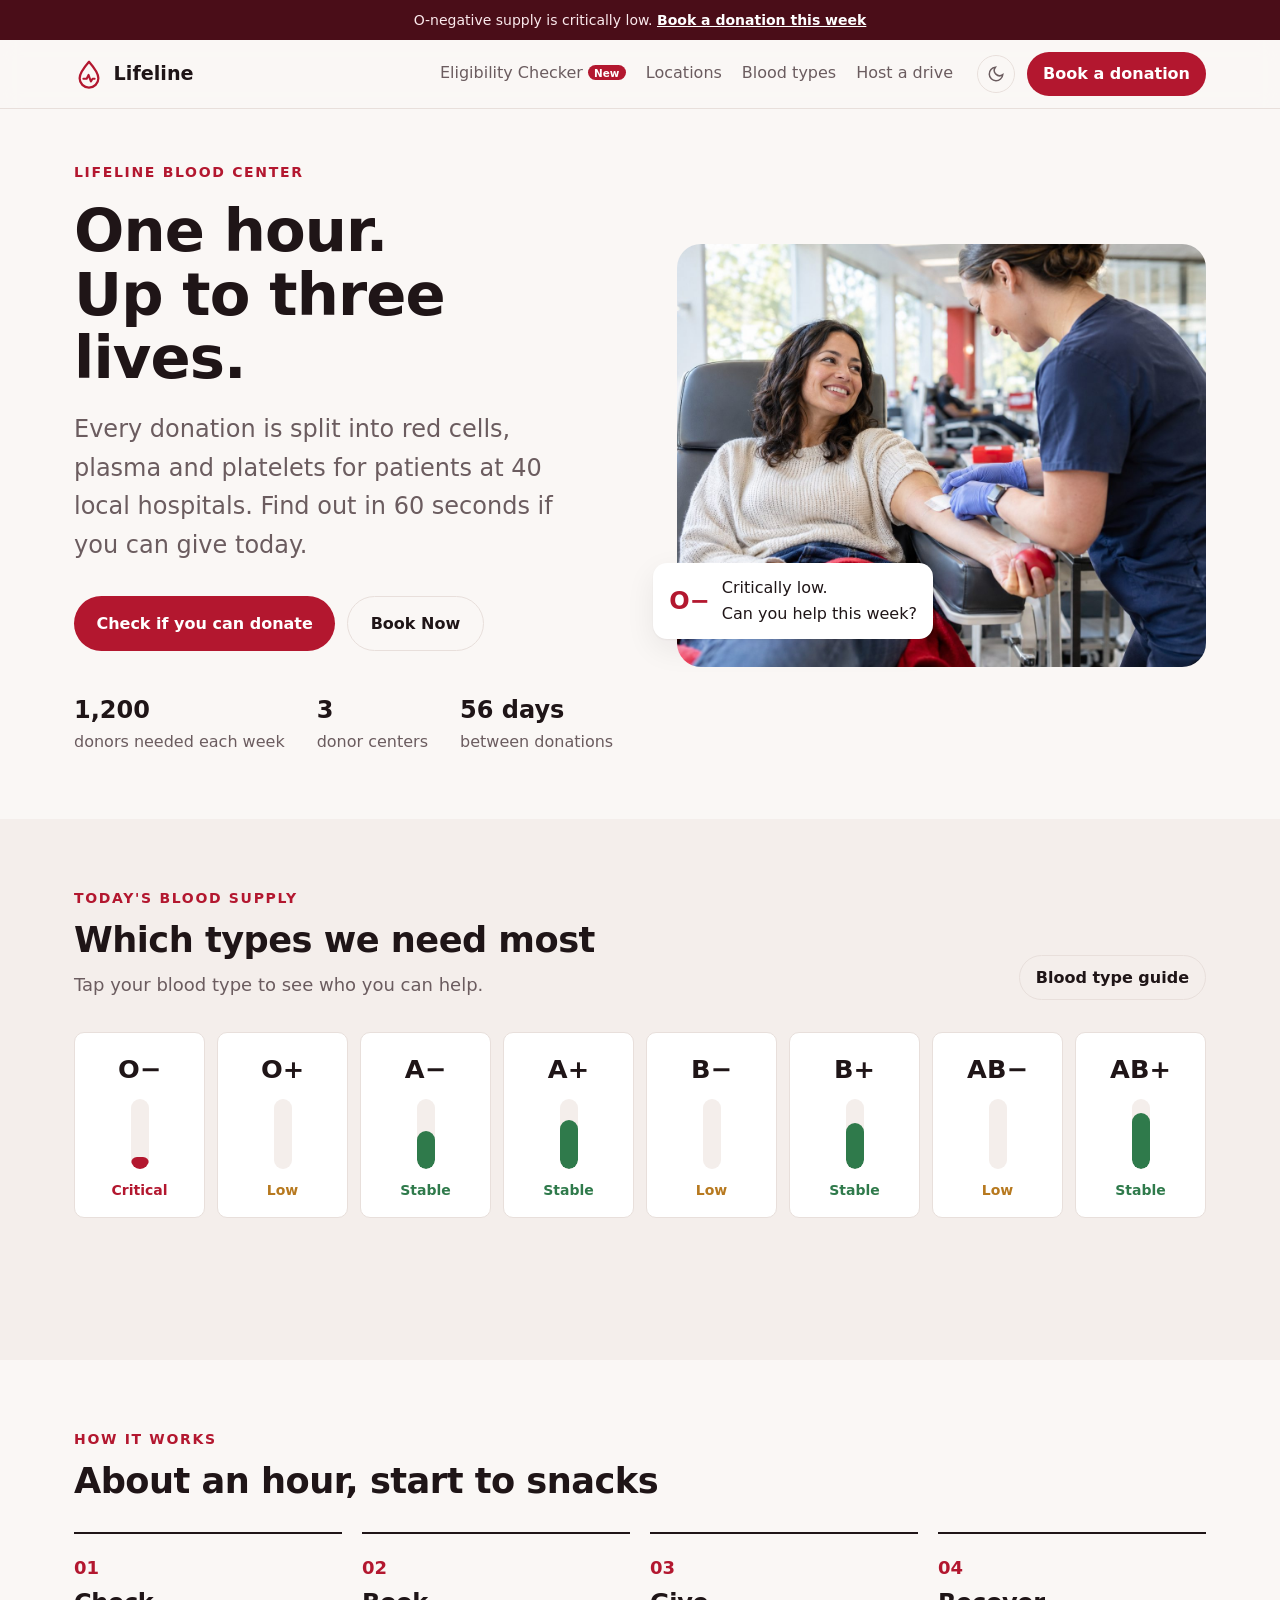
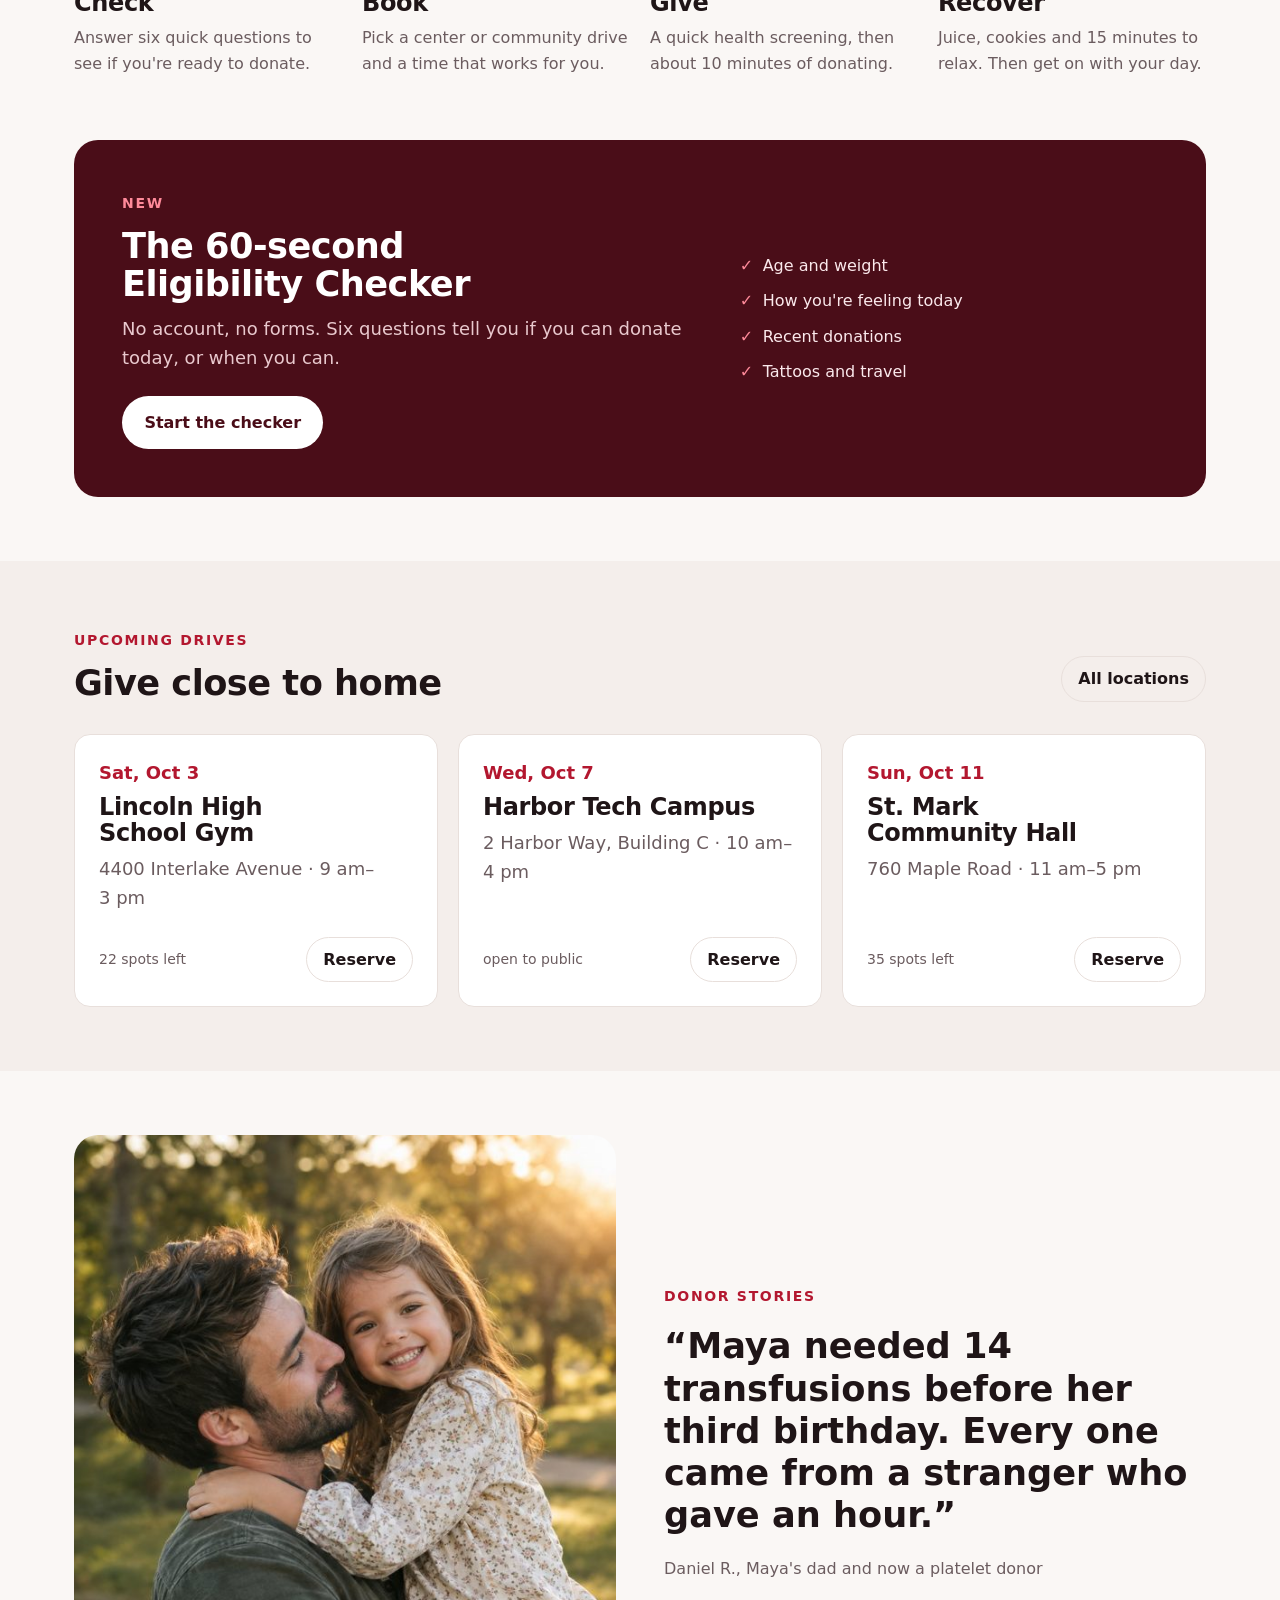
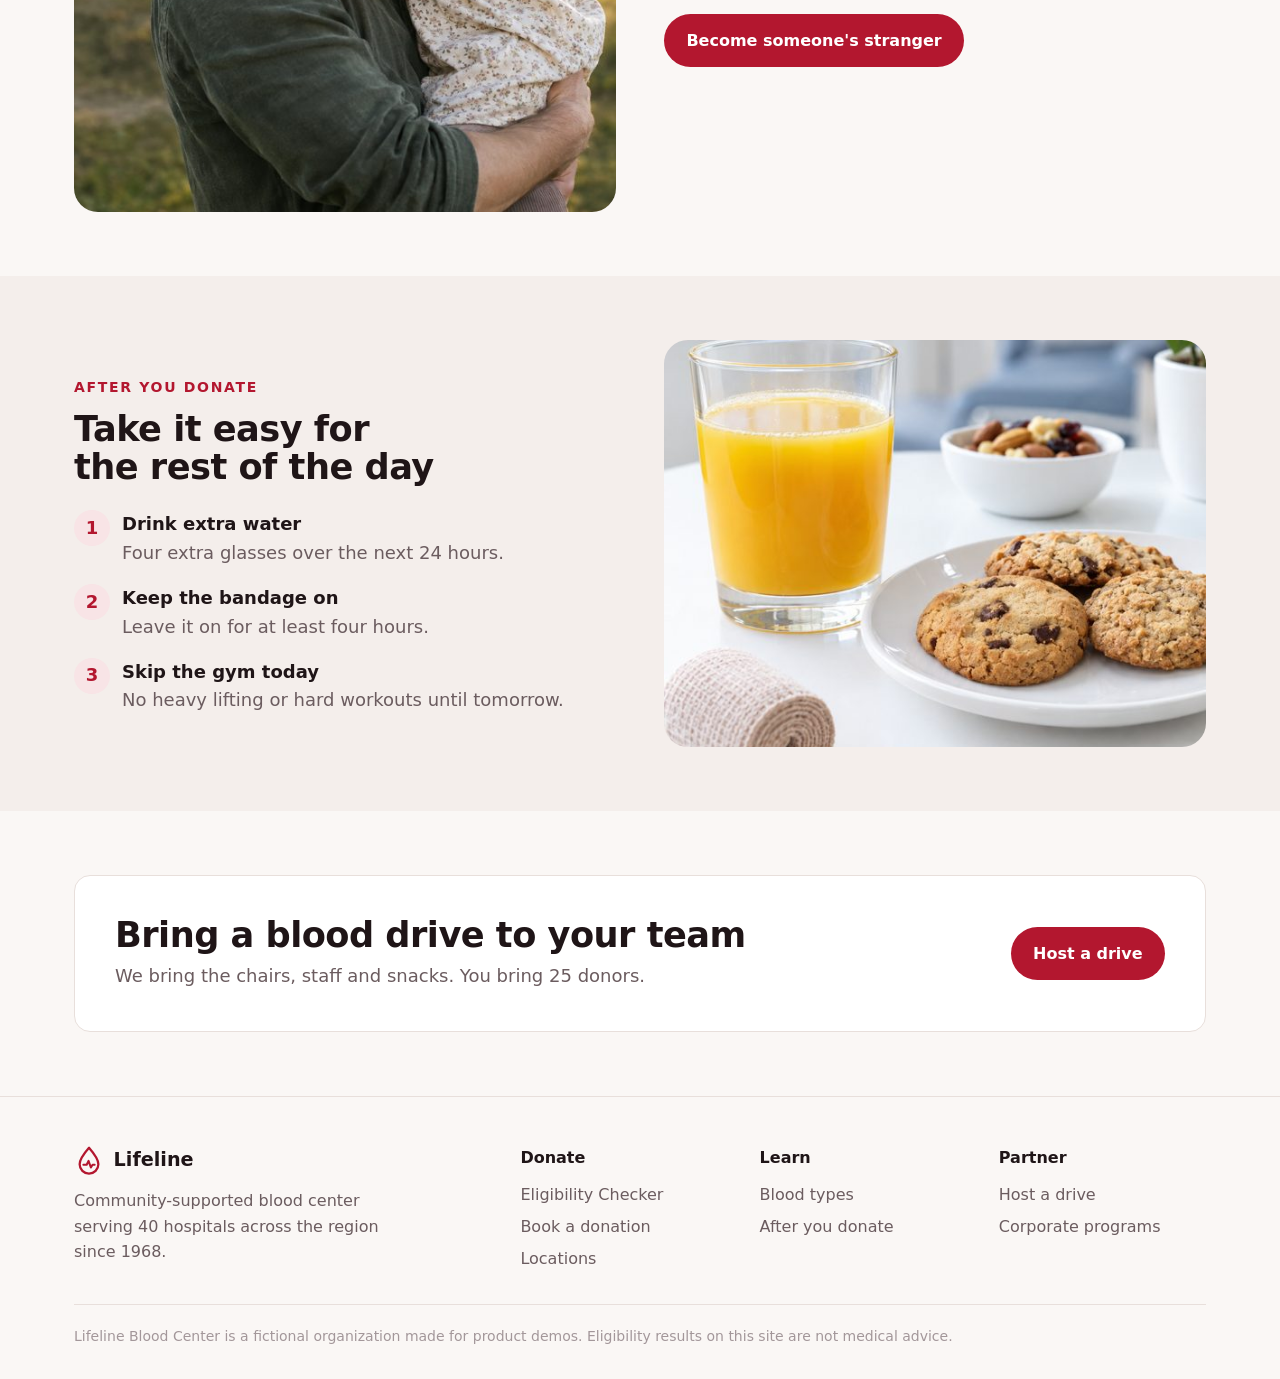
<file: index.html>
<!doctype html>
<html lang="en">
<head>
<meta charset="utf-8">
<meta name="viewport" content="width=device-width, initial-scale=1">
<meta name="referrer" content="no-referrer">
<title>Lifeline Blood Center | Give blood, save lives</title>
<meta name="description" content="Book a blood donation at a Lifeline donor center or community drive.">
<link rel="icon" href="favicon.svg" type="image/svg+xml">
<link rel="preconnect" href="https://api.fontshare.com">
<link href="https://api.fontshare.com/v2/css?f[]=cabinet-grotesk@700,800&f[]=satoshi@400,500,700&display=swap" rel="stylesheet">
<link rel="stylesheet" href="styles.css">
<script src="config.js"></script>
<script src="app.js"></script>
</head>
<body data-page="home">
<div id="site-header"></div>
<main id="main">

<section class="hero"><div class="wrap">
  <div>
    <span class="eyebrow">Lifeline Blood Center</span>
    <h1 style="margin-top:.8rem">One hour.<br>Up to three lives.</h1>
    <p class="lead">Every donation is split into red cells, plasma and platelets for patients at 40 local hospitals. Find out in 60 seconds if you can give today.</p>
    <div class="ctas">
      <a class="btn" href="eligibility.html" id="hero-eligibility">Check if you can donate</a>
      <a class="btn ghost" href="book.html" id="hero-book">Book Now</a>
    </div>
    <div class="trust"><div><b>1,200</b>donors needed each week</div><div><b>3</b>donor centers</div><div><b>56 days</b>between donations</div></div>
  </div>
  <div class="hero-media">
    <img src="img/hero.jpg" alt="A smiling donor in a donation chair while a nurse places a bandage on her arm" width="1800" height="1203">
    <div class="hero-chip"><b>O−</b><span>Critically low.<br>Can you help this week?</span></div>
  </div>
</div></section>

<section class="block tinted" id="supply-section"><div class="wrap">
  <div class="section-head"><div><span class="eyebrow">Today's blood supply</span><h2 style="margin-top:.6rem">Which types we need most</h2><p class="muted">Tap your blood type to see who you can help.</p></div><a class="btn ghost sm" href="blood-types.html">Blood type guide</a></div>
  <div class="supply" id="supply"></div>
  <p class="type-detail muted" id="type-detail" aria-live="polite"></p>
</div></section>

<section class="block"><div class="wrap">
  <div class="section-head"><div><span class="eyebrow">How it works</span><h2 style="margin-top:.6rem">About an hour, start to snacks</h2></div></div>
  <div class="steps">
    <div class="step"><h3>Check</h3><p>Answer six quick questions to see if you're ready to donate.</p></div>
    <div class="step"><h3>Book</h3><p>Pick a center or community drive and a time that works for you.</p></div>
    <div class="step"><h3>Give</h3><p>A quick health screening, then about 10 minutes of donating.</p></div>
    <div class="step"><h3>Recover</h3><p>Juice, cookies and 15 minutes to relax. Then get on with your day.</p></div>
  </div>
</div></section>

<section class="block" style="padding-top:0"><div class="wrap">
  <div class="band">
    <div><span class="eyebrow" style="color:#ff8a9a">New</span><h2 style="margin-top:.6rem">The 60-second Eligibility Checker</h2><p>No account, no forms. Six questions tell you if you can donate today, or when you can.</p><a class="btn" href="eligibility.html" style="margin-top:1.5rem" id="band-eligibility">Start the checker</a></div>
    <ul><li>Age and weight</li><li>How you're feeling today</li><li>Recent donations</li><li>Tattoos and travel</li></ul>
  </div>
</div></section>

<section class="block tinted"><div class="wrap">
  <div class="section-head"><div><span class="eyebrow">Upcoming drives</span><h2 style="margin-top:.6rem">Give close to home</h2></div><a class="btn ghost sm" href="locations.html">All locations</a></div>
  <div class="grid-3" id="drives"></div>
</div></section>

<section class="block"><div class="wrap split">
  <img src="img/story.jpg" alt="A father holding his smiling young daughter in a park" width="900" height="1350" loading="lazy" style="aspect-ratio:4/5">
  <div><span class="eyebrow">Donor stories</span>
    <blockquote style="margin-top:1rem">“Maya needed 14 transfusions before her third birthday. Every one came from a stranger who gave an hour.”</blockquote>
    <cite>Daniel R., Maya's dad and now a platelet donor</cite>
    <a class="btn" href="book.html" style="margin-top:2rem">Become someone's stranger</a>
  </div>
</div></section>

<section class="block tinted" id="after"><div class="wrap split">
  <div><span class="eyebrow">After you donate</span><h2 style="margin-top:.6rem">Take it easy for the rest of the day</h2>
    <ul class="tips">
      <li><span class="n">1</span><div><b>Drink extra water</b><span class="muted">Four extra glasses over the next 24 hours.</span></div></li>
      <li><span class="n">2</span><div><b>Keep the bandage on</b><span class="muted">Leave it on for at least four hours.</span></div></li>
      <li><span class="n">3</span><div><b>Skip the gym today</b><span class="muted">No heavy lifting or hard workouts until tomorrow.</span></div></li>
    </ul>
  </div>
  <img src="img/after.jpg" alt="Orange juice, cookies and a bandage on a white table" width="900" height="1350" loading="lazy">
</div></section>

<section class="block"><div class="wrap">
  <div class="card" style="display:flex;justify-content:space-between;align-items:center;gap:1.5rem;flex-wrap:wrap;padding:2.5rem">
    <div><h2>Bring a blood drive to your team</h2><p class="muted" style="margin-top:.5rem">We bring the chairs, staff and snacks. You bring 25 donors.</p></div>
    <a class="btn" href="host-a-drive.html">Host a drive</a>
  </div>
</div></section>
</main>
<div id="site-footer"></div>
</body>
</html>
</file>
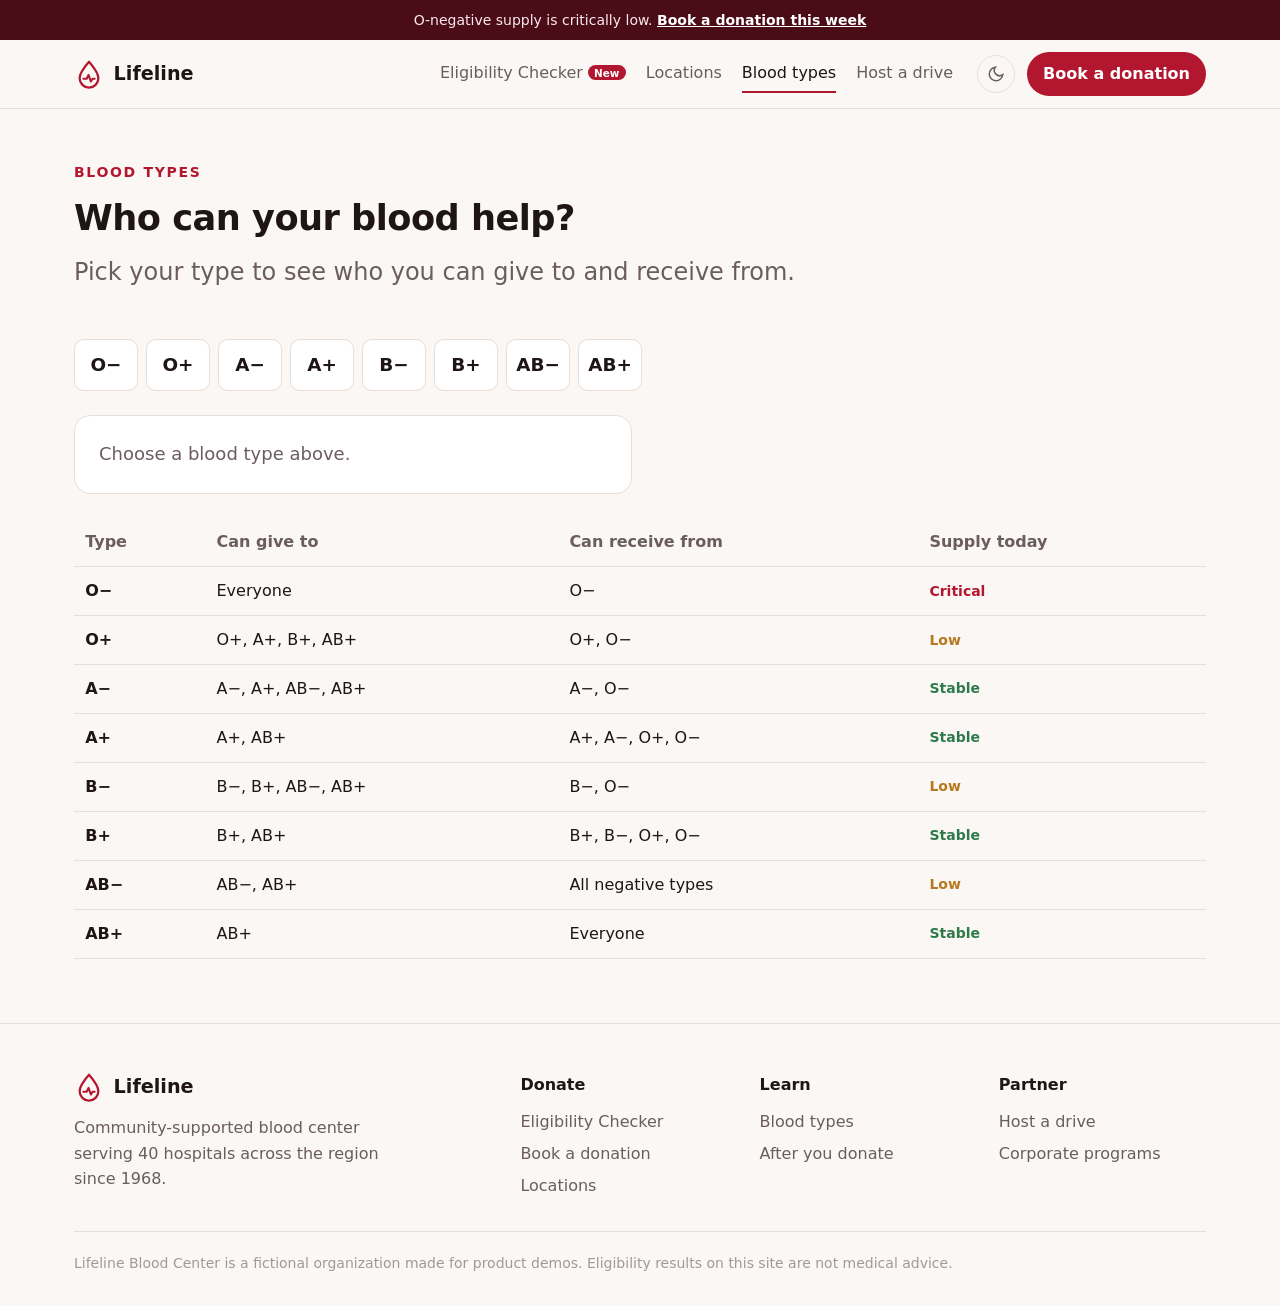
<file: blood-types.html>
<!doctype html>
<html lang="en">
<head>
<meta charset="utf-8">
<meta name="viewport" content="width=device-width, initial-scale=1">
<meta name="referrer" content="no-referrer">
<title>Blood types | Lifeline Blood Center</title>
<meta name="description" content="Learn who you can give to and receive from.">
<link rel="icon" href="favicon.svg" type="image/svg+xml">
<link rel="preconnect" href="https://api.fontshare.com">
<link href="https://api.fontshare.com/v2/css?f[]=cabinet-grotesk@700,800&f[]=satoshi@400,500,700&display=swap" rel="stylesheet">
<link rel="stylesheet" href="styles.css">
<script src="config.js"></script>
<script src="app.js"></script>
</head>
<body data-page="types">
<div id="site-header"></div>
<main id="main">

<section class="page-head"><div class="wrap">
  <span class="eyebrow">Blood types</span>
  <h1 style="margin-top:.8rem;font-size:var(--text-xl)">Who can your blood help?</h1>
  <p>Pick your type to see who you can give to and receive from.</p>
</div></section>
<div class="wrap" style="margin-bottom:4rem">
  <div class="picker" id="picker"></div>
  <div class="compat-out" id="compat-out"><div class="card muted">Choose a blood type above.</div></div>
  <table class="compat"><thead><tr><th>Type</th><th>Can give to</th><th>Can receive from</th><th>Supply today</th></tr></thead><tbody id="compat-table"></tbody></table>
</div>
</main>
<div id="site-footer"></div>
</body>
</html>
</file>
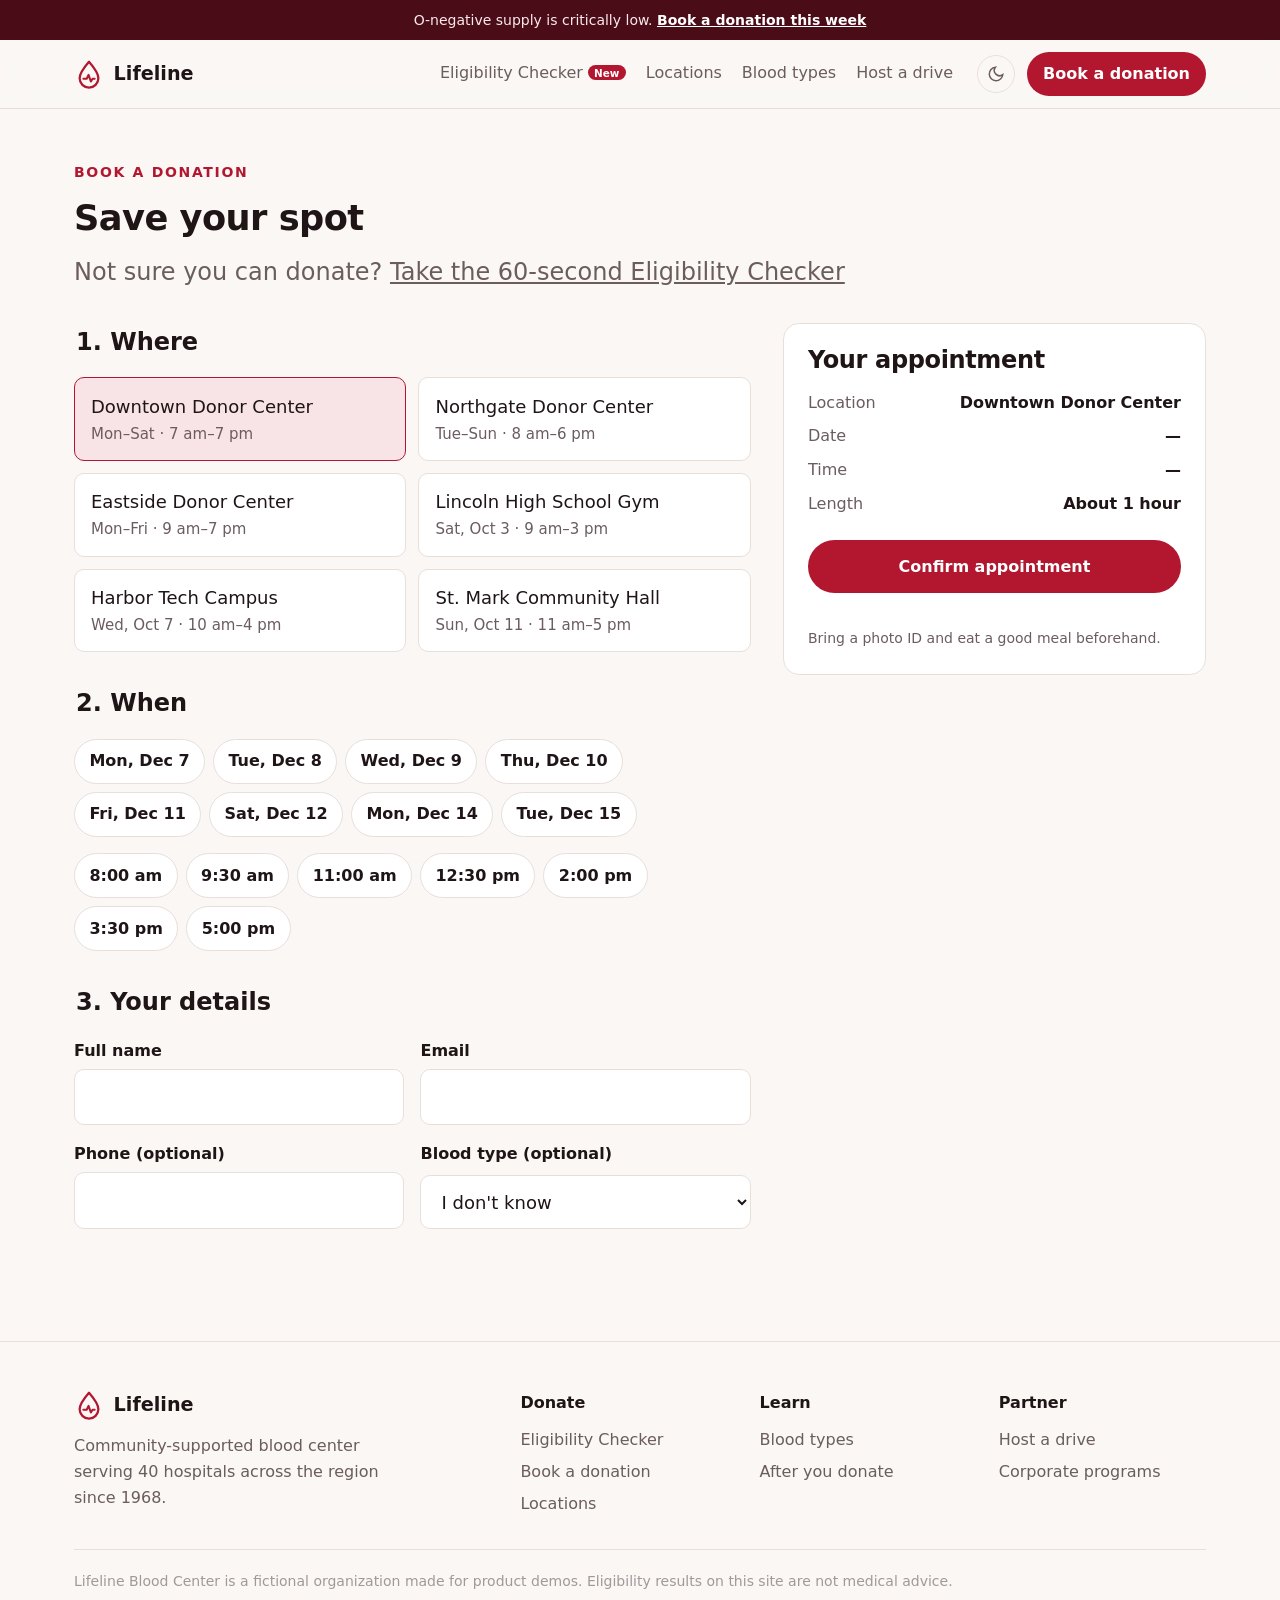
<file: book.html>
<!doctype html>
<html lang="en">
<head>
<meta charset="utf-8">
<meta name="viewport" content="width=device-width, initial-scale=1">
<meta name="referrer" content="no-referrer">
<title>Book a donation | Lifeline Blood Center</title>
<meta name="description" content="Pick a location, date and time to donate blood.">
<link rel="icon" href="favicon.svg" type="image/svg+xml">
<link rel="preconnect" href="https://api.fontshare.com">
<link href="https://api.fontshare.com/v2/css?f[]=cabinet-grotesk@700,800&f[]=satoshi@400,500,700&display=swap" rel="stylesheet">
<link rel="stylesheet" href="styles.css">
<script src="config.js"></script>
<script src="app.js"></script>
</head>
<body data-page="book">
<div id="site-header"></div>
<main id="main">

<section class="page-head"><div class="wrap">
  <span class="eyebrow">Book a donation</span>
  <h1 style="margin-top:.8rem;font-size:var(--text-xl)">Save your spot</h1>
  <p id="elig-note"></p>
</div></section>
<div class="wrap">
  <form class="book" id="book-form" novalidate>
    <div>
      <fieldset><legend>1. Where</legend><div class="choice-grid" id="locs"></div></fieldset>
      <fieldset><legend>2. When</legend><div class="chips" id="days"></div><div class="chips" id="times" style="margin-top:1rem"></div></fieldset>
      <fieldset><legend>3. Your details</legend>
        <div class="row-2"><div class="field"><label for="name">Full name</label><input id="name" name="name" autocomplete="name"></div>
        <div class="field"><label for="email">Email</label><input id="email" name="email" type="email" autocomplete="email"></div></div>
        <div class="row-2"><div class="field"><label for="phone">Phone (optional)</label><input id="phone" name="phone" type="tel" autocomplete="tel"></div>
        <div class="field"><label for="btype">Blood type (optional)</label><select id="btype" name="btype"><option value="">I don't know</option><option>O−</option><option>O+</option><option>A−</option><option>A+</option><option>B−</option><option>B+</option><option>AB−</option><option>AB+</option></select></div></div>
      </fieldset>
    </div>
    <aside class="card summary">
      <h3>Your appointment</h3>
      <dl><dt>Location</dt><dd id="s-loc">—</dd><dt>Date</dt><dd id="s-day">—</dd><dt>Time</dt><dd id="s-time">—</dd><dt>Length</dt><dd>About 1 hour</dd></dl>
      <button class="btn block" type="submit" id="confirm-btn">Confirm appointment</button>
      <p class="form-error" id="err" role="alert"></p>
      <p class="muted" style="font-size:var(--text-xs)">Bring a photo ID and eat a good meal beforehand.</p>
    </aside>
  </form>
</div>
</main>
<div id="site-footer"></div>
</body>
</html>
</file>
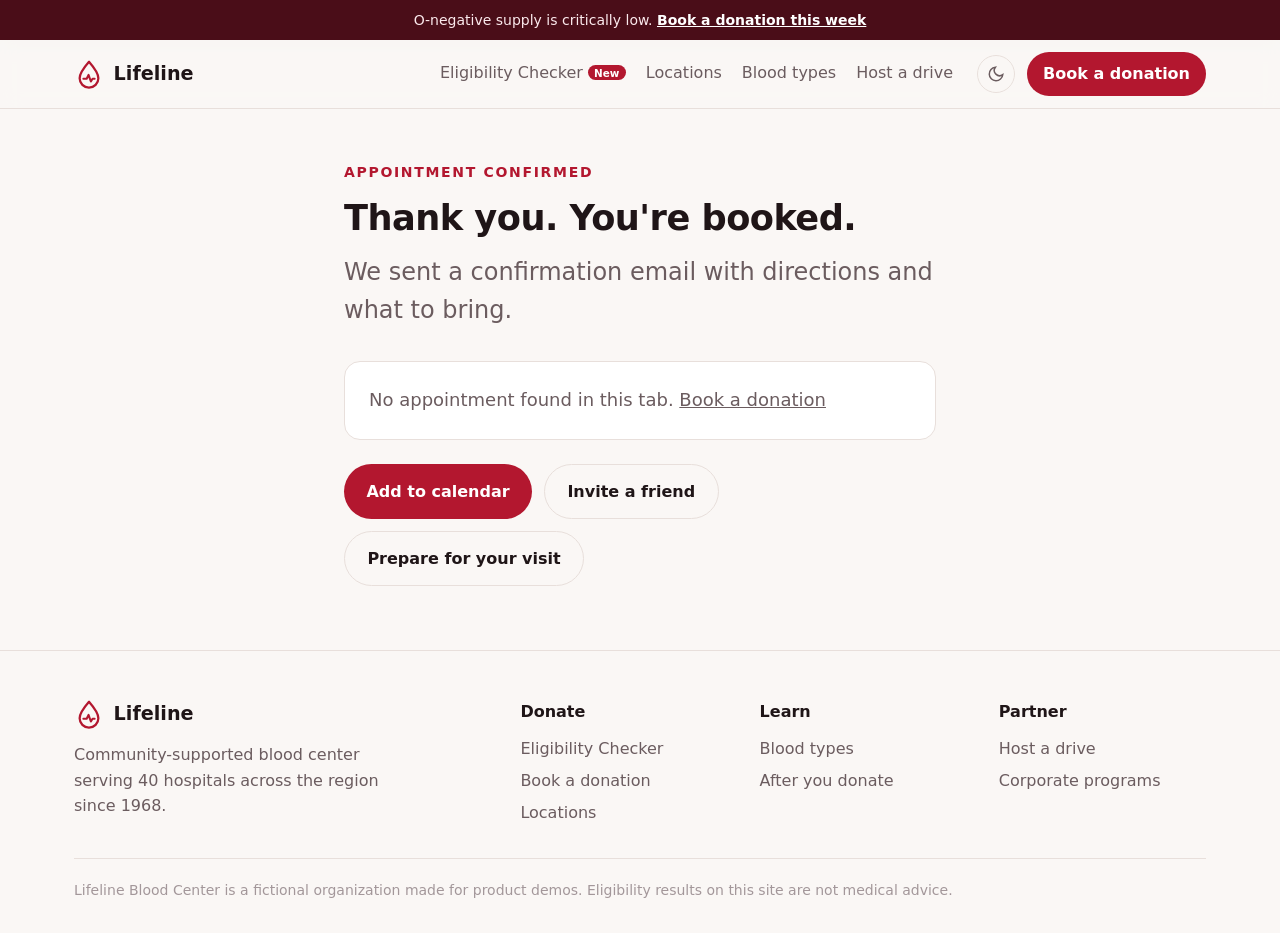
<file: confirmed.html>
<!doctype html>
<html lang="en">
<head>
<meta charset="utf-8">
<meta name="viewport" content="width=device-width, initial-scale=1">
<meta name="referrer" content="no-referrer">
<title>You're booked | Lifeline Blood Center</title>
<meta name="description" content="Your donation appointment is confirmed.">
<link rel="icon" href="favicon.svg" type="image/svg+xml">
<link rel="preconnect" href="https://api.fontshare.com">
<link href="https://api.fontshare.com/v2/css?f[]=cabinet-grotesk@700,800&f[]=satoshi@400,500,700&display=swap" rel="stylesheet">
<link rel="stylesheet" href="styles.css">
<script src="config.js"></script>
<script src="app.js"></script>
</head>
<body data-page="confirmed">
<div id="site-header"></div>
<main id="main">

<section class="page-head"><div class="wrap" style="max-width:640px">
  <span class="eyebrow">Appointment confirmed</span>
  <h1 style="margin-top:.8rem;font-size:var(--text-xl)">Thank you. You're booked.</h1>
  <p>We sent a confirmation email with directions and what to bring.</p>
</div></section>
<div class="wrap" style="max-width:640px;margin-bottom:4rem">
  <div class="card summary" style="position:static" id="conf"></div>
  <div style="display:flex;gap:.75rem;margin-top:1.5rem;flex-wrap:wrap"><button class="btn" id="cal">Add to calendar</button><button class="btn ghost" id="share">Invite a friend</button><a class="btn ghost" href="index.html#after">Prepare for your visit</a></div>
</div>
</main>
<div id="site-footer"></div>
</body>
</html>
</file>
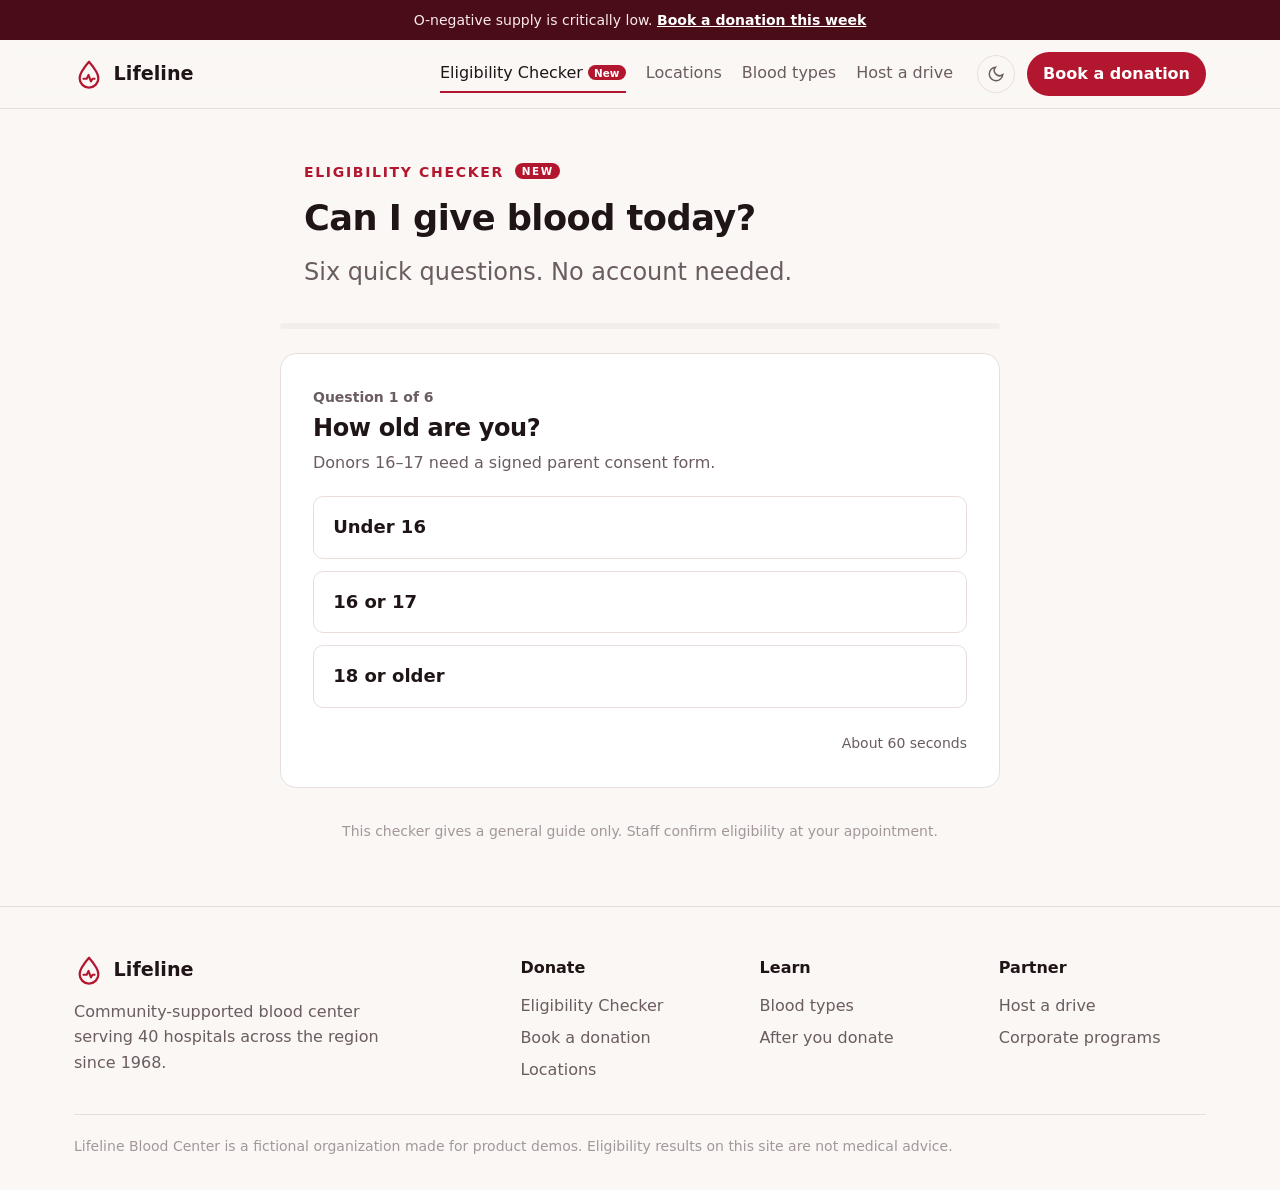
<file: eligibility.html>
<!doctype html>
<html lang="en">
<head>
<meta charset="utf-8">
<meta name="viewport" content="width=device-width, initial-scale=1">
<meta name="referrer" content="no-referrer">
<title>Eligibility Checker | Lifeline Blood Center</title>
<meta name="description" content="Find out in 60 seconds if you can donate blood today.">
<link rel="icon" href="favicon.svg" type="image/svg+xml">
<link rel="preconnect" href="https://api.fontshare.com">
<link href="https://api.fontshare.com/v2/css?f[]=cabinet-grotesk@700,800&f[]=satoshi@400,500,700&display=swap" rel="stylesheet">
<link rel="stylesheet" href="styles.css">
<script src="config.js"></script>
<script src="app.js"></script>
</head>
<body data-page="eligibility">
<div id="site-header"></div>
<main id="main">

<section class="page-head"><div class="wrap" style="max-width:720px">
  <span class="eyebrow">Eligibility Checker <span class="new">New</span></span>
  <h1 style="margin-top:.8rem;font-size:var(--text-xl)">Can I give blood today?</h1>
  <p>Six quick questions. No account needed.</p>
</div></section>
<div class="wrap">
  <div class="quiz">
    <div class="progress"><i id="bar"></i></div>
    <div class="card" id="quiz" aria-live="polite" style="padding:2rem"></div>
    <p class="disclaimer">This checker gives a general guide only. Staff confirm eligibility at your appointment.</p>
  </div>
</div>
</main>
<div id="site-footer"></div>
</body>
</html>
</file>
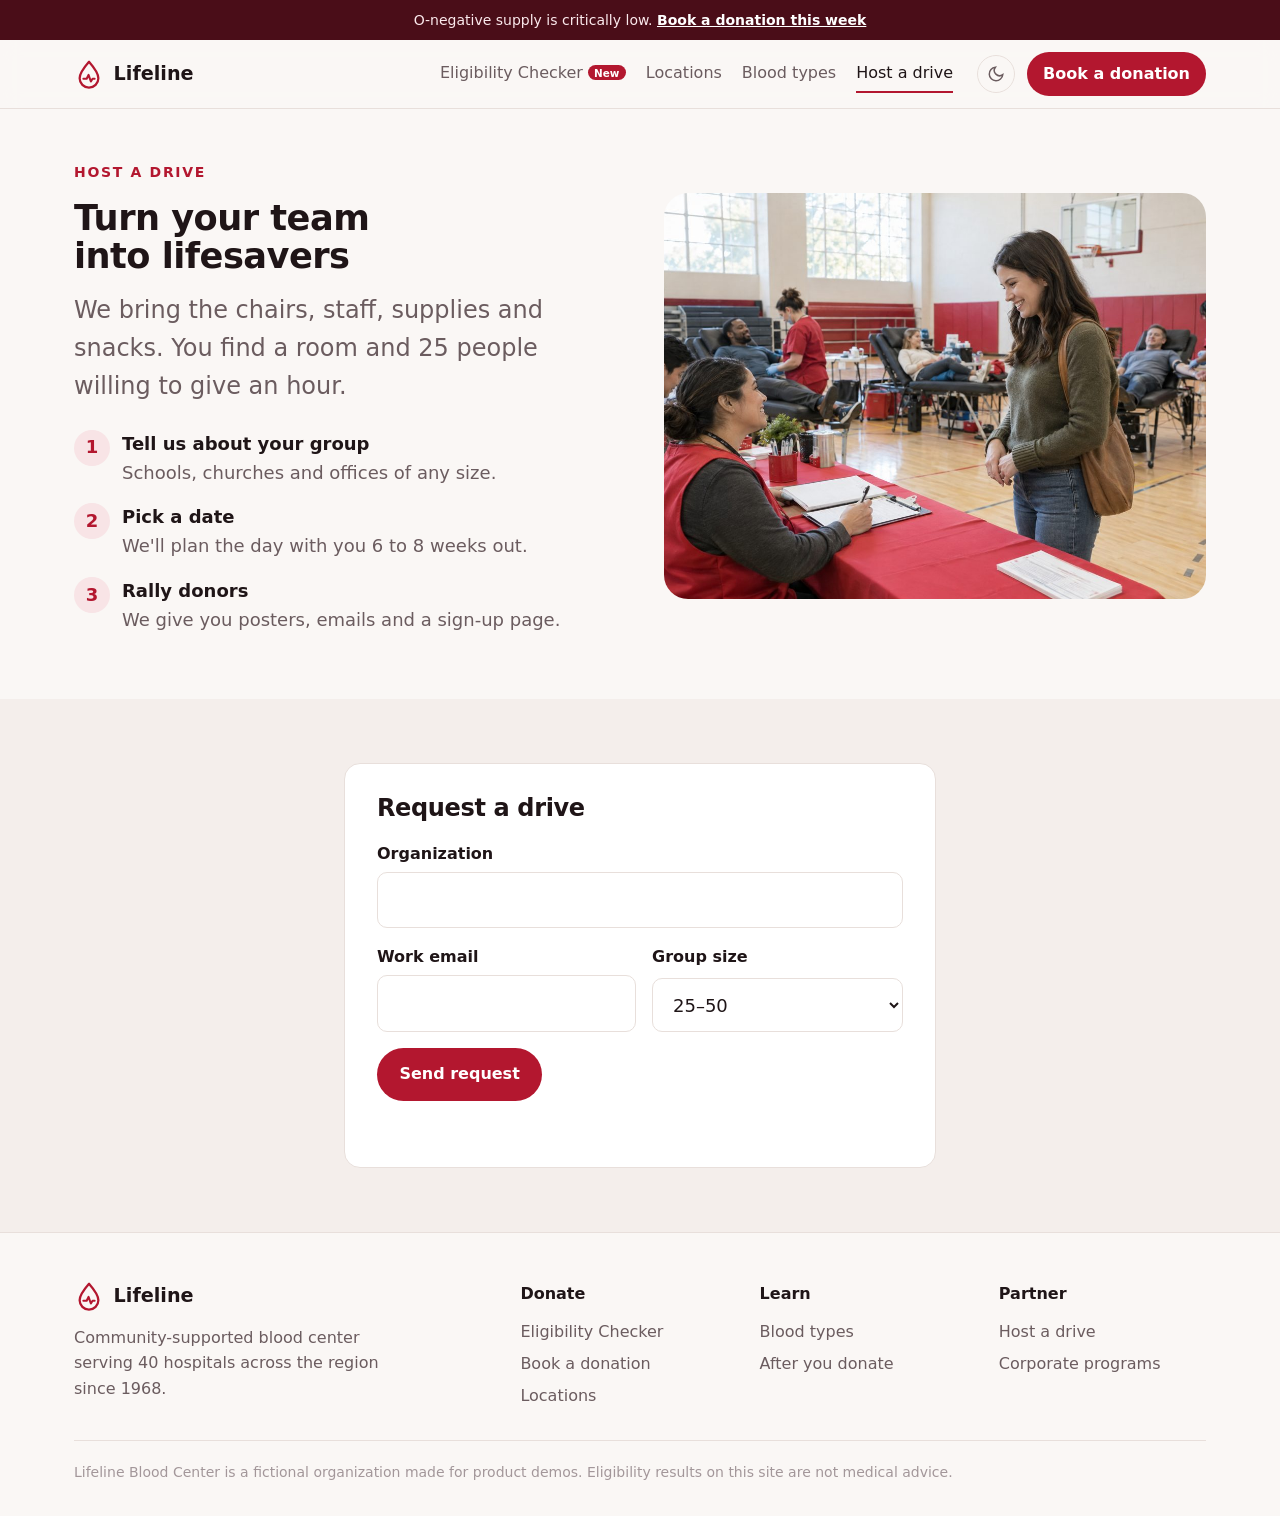
<file: host-a-drive.html>
<!doctype html>
<html lang="en">
<head>
<meta charset="utf-8">
<meta name="viewport" content="width=device-width, initial-scale=1">
<meta name="referrer" content="no-referrer">
<title>Host a blood drive | Lifeline Blood Center</title>
<meta name="description" content="Bring a blood drive to your school, church or workplace.">
<link rel="icon" href="favicon.svg" type="image/svg+xml">
<link rel="preconnect" href="https://api.fontshare.com">
<link href="https://api.fontshare.com/v2/css?f[]=cabinet-grotesk@700,800&f[]=satoshi@400,500,700&display=swap" rel="stylesheet">
<link rel="stylesheet" href="styles.css">
<script src="config.js"></script>
<script src="app.js"></script>
</head>
<body data-page="host">
<div id="site-header"></div>
<main id="main">

<section class="block" style="padding-top:3rem"><div class="wrap split">
  <div><span class="eyebrow">Host a drive</span><h1 style="margin-top:.8rem;font-size:var(--text-xl)">Turn your team into lifesavers</h1>
    <p class="muted" style="margin-top:1rem;font-size:var(--text-lg)">We bring the chairs, staff, supplies and snacks. You find a room and 25 people willing to give an hour.</p>
    <ul class="tips"><li><span class="n">1</span><div><b>Tell us about your group</b><span class="muted">Schools, churches and offices of any size.</span></div></li><li><span class="n">2</span><div><b>Pick a date</b><span class="muted">We'll plan the day with you 6 to 8 weeks out.</span></div></li><li><span class="n">3</span><div><b>Rally donors</b><span class="muted">We give you posters, emails and a sign-up page.</span></div></li></ul>
  </div>
  <img src="img/drive.jpg" alt="Volunteers checking in a donor at a blood drive in a school gym" width="1200" height="800">
</div></section>
<section class="block tinted" id="form"><div class="wrap" style="max-width:640px">
  <div class="card" style="padding:2rem"><form id="host-form" novalidate>
    <h2 style="font-size:var(--text-lg);margin-bottom:1.2rem">Request a drive</h2>
    <div class="field"><label for="org">Organization</label><input id="org" name="org"></div>
    <div class="row-2"><div class="field"><label for="hemail">Work email</label><input id="hemail" name="email" type="email"></div><div class="field"><label for="size">Group size</label><select id="size" name="size"><option>25–50</option><option>50–150</option><option>150+</option></select></div></div>
    <button class="btn" type="submit">Send request</button><p class="form-error" id="host-err" role="alert"></p>
  </form></div>
</div></section>
</main>
<div id="site-footer"></div>
</body>
</html>
</file>
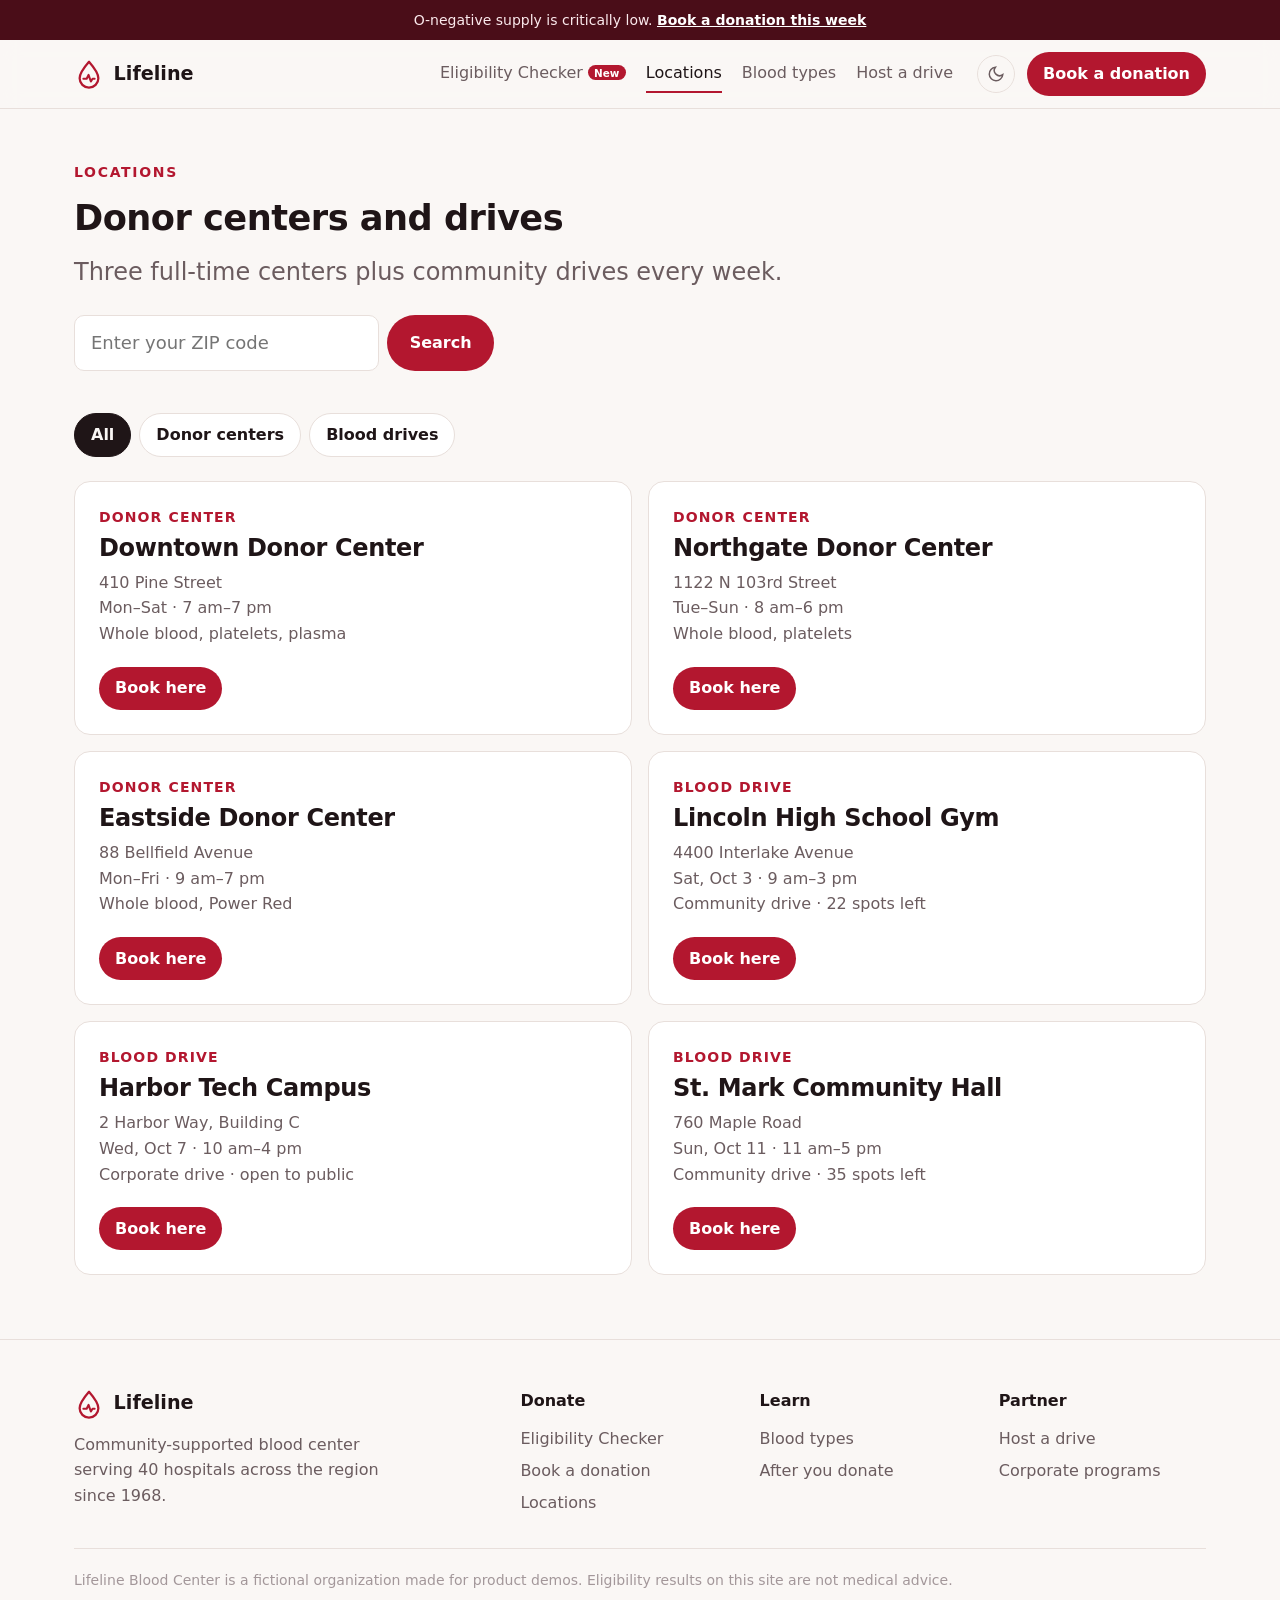
<file: locations.html>
<!doctype html>
<html lang="en">
<head>
<meta charset="utf-8">
<meta name="viewport" content="width=device-width, initial-scale=1">
<meta name="referrer" content="no-referrer">
<title>Locations | Lifeline Blood Center</title>
<meta name="description" content="Donor centers and community blood drives near you.">
<link rel="icon" href="favicon.svg" type="image/svg+xml">
<link rel="preconnect" href="https://api.fontshare.com">
<link href="https://api.fontshare.com/v2/css?f[]=cabinet-grotesk@700,800&f[]=satoshi@400,500,700&display=swap" rel="stylesheet">
<link rel="stylesheet" href="styles.css">
<script src="config.js"></script>
<script src="app.js"></script>
</head>
<body data-page="locations">
<div id="site-header"></div>
<main id="main">

<section class="page-head"><div class="wrap">
  <span class="eyebrow">Locations</span>
  <h1 style="margin-top:.8rem;font-size:var(--text-xl)">Donor centers and drives</h1>
  <p>Three full-time centers plus community drives every week.</p>
  <form id="zip-form" style="display:flex;gap:.5rem;margin-top:1.5rem;max-width:420px"><div class="field" style="flex:1;margin:0"><label for="zip" class="skip">ZIP code</label><input id="zip" placeholder="Enter your ZIP code" inputmode="numeric"></div><button class="btn" type="submit">Search</button></form>
  <p class="muted" id="zip-out" style="margin-top:.6rem;font-size:var(--text-sm)" aria-live="polite"></p>
</div></section>
<div class="wrap">
  <div class="filters" id="filters"><button data-f="all" aria-pressed="true">All</button><button data-f="center" aria-pressed="false">Donor centers</button><button data-f="drive" aria-pressed="false">Blood drives</button></div>
  <div class="loc-list" id="loc-list"></div>
</div>
</main>
<div id="site-footer"></div>
</body>
</html>
</file>
<file: styles.css>
:root, [data-theme="light"] {
  --bg: #faf7f5; --surface: #ffffff; --surface-2: #f4eeeb; --border: #e8dfdb;
  --text: #1f1517; --muted: #6b5c5f; --faint: #a3979a;
  --accent: #b3172f; --accent-hover: #911126; --accent-soft: #f8e4e6; --on-accent: #fff;
  --deep: #4a0d18; --ok: #2f7a4b; --warn: #b7791f; --low: #b3172f;
  --shadow: 0 1px 2px rgb(31 21 23 / 5%), 0 10px 30px rgb(31 21 23 / 7%);
}
[data-theme="dark"] {
  --bg: #161012; --surface: #1f181a; --surface-2: #2a2124; --border: #3a2e31;
  --text: #f3eaec; --muted: #b9a9ad; --faint: #7f7074;
  --accent: #f0566b; --accent-hover: #ff7285; --accent-soft: #3d1c22; --on-accent: #1a0e10;
  --deep: #2a0b11; --ok: #5fc187; --warn: #e3a948; --low: #f0566b;
  --shadow: 0 1px 2px rgb(0 0 0 / 30%), 0 10px 30px rgb(0 0 0 / 30%);
}
@media (prefers-color-scheme: dark) {
  :root:not([data-theme="light"]) {
    --bg: #161012; --surface: #1f181a; --surface-2: #2a2124; --border: #3a2e31;
    --text: #f3eaec; --muted: #b9a9ad; --faint: #7f7074;
    --accent: #f0566b; --accent-hover: #ff7285; --accent-soft: #3d1c22; --on-accent: #1a0e10;
    --deep: #2a0b11; --ok: #5fc187; --warn: #e3a948; --low: #f0566b;
  }
}
:root {
  --text-xs: clamp(0.75rem, 0.7rem + 0.25vw, 0.875rem);
  --text-sm: clamp(0.875rem, 0.8rem + 0.35vw, 1rem);
  --text-base: clamp(1rem, 0.95rem + 0.25vw, 1.125rem);
  --text-lg: clamp(1.125rem, 1rem + 0.75vw, 1.5rem);
  --text-xl: clamp(1.5rem, 1.2rem + 1.25vw, 2.25rem);
  --text-2xl: clamp(2.2rem, 1.3rem + 3vw, 4rem);
  --space-1: .25rem; --space-2: .5rem; --space-3: .75rem; --space-4: 1rem; --space-5: 1.25rem;
  --space-6: 1.5rem; --space-8: 2rem; --space-10: 2.5rem; --space-12: 3rem; --space-16: 4rem; --space-20: 5rem;
  --radius: 16px; --radius-sm: 10px;
  --font-display: "Cabinet Grotesk", "Segoe UI", system-ui, sans-serif;
  --font-body: "Satoshi", "Segoe UI", system-ui, sans-serif;
  --wrap: 1180px;
}
*, *::before, *::after { box-sizing: border-box; }
html { -webkit-text-size-adjust: 100%; scroll-behavior: smooth; }
body { margin: 0; background: var(--bg); color: var(--text); font-family: var(--font-body); font-size: var(--text-base); line-height: 1.6; -webkit-font-smoothing: antialiased; }
img { display: block; max-width: 100%; height: auto; }
a { color: inherit; }
h1, h2, h3 { font-family: var(--font-display); line-height: 1.08; margin: 0; letter-spacing: -0.015em; text-wrap: balance; }
h1 { font-size: var(--text-2xl); font-weight: 800; }
h2 { font-size: var(--text-xl); font-weight: 800; }
h3 { font-size: var(--text-lg); font-weight: 700; }
p { margin: 0; text-wrap: pretty; }
button, input, select { font: inherit; color: inherit; }
:focus-visible { outline: 2px solid var(--accent); outline-offset: 3px; border-radius: 4px; }
.wrap { max-width: var(--wrap); margin: 0 auto; padding: 0 var(--space-6); }
.muted { color: var(--muted); }
.eyebrow { font-size: var(--text-xs); font-weight: 700; letter-spacing: .12em; text-transform: uppercase; color: var(--accent); }
.skip { position: absolute; left: -999px; }
.skip:focus { left: 1rem; top: 1rem; background: var(--surface); padding: .5rem 1rem; z-index: 100; }

/* Header */
.alert-bar { background: var(--deep); color: #fbe9ec; font-size: var(--text-xs); text-align: center; padding: .55rem 1rem; }
.alert-bar a { color: #fff; font-weight: 700; }
.site-header { position: sticky; top: 0; z-index: 20; background: color-mix(in srgb, var(--bg) 88%, transparent); backdrop-filter: blur(10px); border-bottom: 1px solid var(--border); }
.site-header .wrap { display: flex; align-items: center; gap: var(--space-6); height: 68px; }
.brand { display: flex; align-items: center; gap: .6rem; text-decoration: none; font-family: var(--font-display); font-weight: 800; font-size: 1.2rem; color: var(--text); }
.brand svg { width: 30px; height: 30px; color: var(--accent); }
.nav { display: flex; gap: var(--space-5); margin-left: auto; font-size: var(--text-sm); font-weight: 500; }
.nav a { text-decoration: none; color: var(--muted); padding: .3rem 0; border-bottom: 2px solid transparent; }
.nav a:hover, .nav a[aria-current="page"] { color: var(--text); border-color: var(--accent); }
.new { font-size: .65rem; font-weight: 700; background: var(--accent); color: var(--on-accent); padding: .1rem .4rem; border-radius: 99px; margin-left: .3rem; vertical-align: 2px; }
.head-actions { display: flex; align-items: center; gap: var(--space-3); }
.icon-btn { background: none; border: 1px solid var(--border); width: 38px; height: 38px; border-radius: 99px; display: grid; place-items: center; cursor: pointer; color: var(--muted); }
.icon-btn svg { width: 18px; height: 18px; }
.menu-btn { display: none; }
@media (max-width: 900px) {
  .nav { display: none; position: absolute; top: 68px; left: 0; right: 0; background: var(--surface); flex-direction: column; padding: var(--space-4) var(--space-6); border-bottom: 1px solid var(--border); gap: var(--space-3); }
  .nav.open { display: flex; }
  .menu-btn { display: grid; }
  .head-actions { margin-left: auto; }
  .head-actions .btn { display: none; }
}

/* Buttons */
.btn { display: inline-flex; align-items: center; justify-content: center; gap: .5rem; text-decoration: none; border: 0; cursor: pointer; font-weight: 700; font-size: var(--text-sm); padding: .85rem 1.4rem; border-radius: 99px; background: var(--accent); color: var(--on-accent); transition: background .18s, transform .18s; }
.btn:hover { background: var(--accent-hover); }
.btn:active { transform: translateY(1px); }
.btn.ghost { background: transparent; color: var(--text); border: 1.5px solid var(--border); }
.btn.ghost:hover { border-color: var(--text); }
.btn.sm { padding: .55rem 1rem; }
.btn.block { width: 100%; }
.btn[disabled] { opacity: .45; cursor: not-allowed; }

/* Hero */
.hero { padding: var(--space-12) 0 var(--space-16); }
.hero .wrap { display: grid; grid-template-columns: 1.05fr 1fr; gap: var(--space-12); align-items: center; }
.hero p.lead { font-size: var(--text-lg); color: var(--muted); margin: var(--space-5) 0 var(--space-8); max-width: 34ch; }
.hero .ctas { display: flex; flex-wrap: wrap; gap: var(--space-3); }
.hero-media { position: relative; }
.hero-media img { border-radius: 24px; aspect-ratio: 5/4; object-fit: cover; width: 100%; }
.hero-chip { position: absolute; left: -24px; bottom: 28px; background: var(--surface); border-radius: 14px; padding: .8rem 1rem; box-shadow: var(--shadow); display: flex; gap: .75rem; align-items: center; font-size: var(--text-sm); }
.hero-chip b { font-family: var(--font-display); font-size: 1.5rem; color: var(--accent); }
.trust { display: flex; gap: var(--space-8); margin-top: var(--space-10); font-size: var(--text-sm); color: var(--muted); }
.trust b { display: block; font-family: var(--font-display); font-size: var(--text-lg); color: var(--text); }
@media (max-width: 900px) { .hero .wrap { grid-template-columns: 1fr; } .hero-chip { left: 12px; } .trust { flex-wrap: wrap; gap: var(--space-5); } }

/* Sections */
section.block { padding: var(--space-16) 0; }
.section-head { display: flex; justify-content: space-between; align-items: end; gap: var(--space-6); margin-bottom: var(--space-8); flex-wrap: wrap; }
.section-head p { max-width: 52ch; margin-top: var(--space-3); }
.tinted { background: var(--surface-2); }
.card { background: var(--surface); border: 1px solid var(--border); border-radius: var(--radius); padding: var(--space-6); }

/* Supply */
.supply { display: grid; grid-template-columns: repeat(8, 1fr); gap: var(--space-3); }
.type-tile { background: var(--surface); border: 1.5px solid var(--border); border-radius: var(--radius-sm); padding: var(--space-4) var(--space-3); text-align: center; cursor: pointer; transition: border-color .18s, transform .18s; }
.type-tile:hover { border-color: var(--accent); transform: translateY(-2px); }
.type-tile[aria-pressed="true"] { border-color: var(--accent); background: var(--accent-soft); }
.type-tile .t { font-family: var(--font-display); font-weight: 800; font-size: 1.6rem; }
.meter { height: 70px; width: 18px; margin: .6rem auto; border-radius: 99px; background: var(--surface-2); position: relative; overflow: hidden; }
.meter i { position: absolute; left: 0; right: 0; bottom: 0; border-radius: 99px; }
.lvl { font-size: var(--text-xs); font-weight: 700; }
.lvl.low { color: var(--low); } .lvl.mid { color: var(--warn); } .lvl.ok { color: var(--ok); }
.type-detail { margin-top: var(--space-5); min-height: 3.2em; }
@media (max-width: 800px) { .supply { grid-template-columns: repeat(4, 1fr); } }

/* Steps */
.steps { display: grid; grid-template-columns: repeat(4, 1fr); gap: var(--space-5); counter-reset: s; }
.step { padding-top: var(--space-5); border-top: 2px solid var(--text); }
.step::before { counter-increment: s; content: "0" counter(s); font-family: var(--font-display); font-weight: 800; color: var(--accent); display: block; margin-bottom: var(--space-2); }
.step p { color: var(--muted); font-size: var(--text-sm); margin-top: var(--space-2); }
@media (max-width: 800px) { .steps { grid-template-columns: 1fr 1fr; } }

/* Promo band */
.band { background: var(--deep); color: #fbe9ec; border-radius: 24px; padding: var(--space-12); display: grid; grid-template-columns: 1.4fr 1fr; gap: var(--space-8); align-items: center; }
.band h2 { color: #fff; }
.band p { color: #e9c9ce; margin-top: var(--space-3); }
.band .btn { background: #fff; color: var(--deep); }
.band ul { list-style: none; padding: 0; margin: 0; display: grid; gap: .6rem; font-size: var(--text-sm); }
.band li::before { content: "✓"; color: #ff8a9a; font-weight: 800; margin-right: .6rem; }
@media (max-width: 800px) { .band { grid-template-columns: 1fr; padding: var(--space-8); } }

/* Drives */
.grid-3 { display: grid; grid-template-columns: repeat(3, 1fr); gap: var(--space-5); }
.drive { display: flex; flex-direction: column; gap: var(--space-2); }
.drive .date { font-family: var(--font-display); font-weight: 800; color: var(--accent); }
.drive .spots { font-size: var(--text-xs); color: var(--muted); margin-top: auto; padding-top: var(--space-4); display: flex; justify-content: space-between; align-items: center; }
@media (max-width: 800px) { .grid-3 { grid-template-columns: 1fr; } }

/* Split */
.split { display: grid; grid-template-columns: 1fr 1fr; gap: var(--space-12); align-items: center; }
.split img { border-radius: 24px; aspect-ratio: 4/3; object-fit: cover; width: 100%; }
.split blockquote { margin: 0; font-family: var(--font-display); font-size: var(--text-xl); font-weight: 700; line-height: 1.2; }
.split cite { display: block; margin-top: var(--space-5); font-style: normal; color: var(--muted); font-size: var(--text-sm); }
.tips { list-style: none; padding: 0; margin: var(--space-6) 0 0; display: grid; gap: var(--space-4); }
.tips li { display: grid; grid-template-columns: 36px 1fr; gap: var(--space-3); }
.tips b { display: block; }
.tips .n { width: 36px; height: 36px; border-radius: 99px; background: var(--accent-soft); color: var(--accent); display: grid; place-items: center; font-weight: 800; }
@media (max-width: 800px) { .split { grid-template-columns: 1fr; gap: var(--space-8); } }

/* Page head */
.page-head { padding: var(--space-12) 0 var(--space-8); }
.page-head p { margin-top: var(--space-4); max-width: 60ch; color: var(--muted); font-size: var(--text-lg); }

/* Quiz */
.quiz { max-width: 720px; margin: 0 auto var(--space-16); }
.progress { height: 6px; background: var(--surface-2); border-radius: 99px; overflow: hidden; margin-bottom: var(--space-6); }
.progress i { display: block; height: 100%; background: var(--accent); width: 0; transition: width .3s; }
.q-count { font-size: var(--text-xs); color: var(--muted); font-weight: 700; margin-bottom: var(--space-2); }
.q h2 { font-size: var(--text-lg); margin-bottom: var(--space-2); }
.q .hint { color: var(--muted); font-size: var(--text-sm); margin-bottom: var(--space-5); }
.options { display: grid; gap: var(--space-3); }
.opt { text-align: left; background: var(--surface); border: 1.5px solid var(--border); border-radius: var(--radius-sm); padding: 1rem 1.2rem; cursor: pointer; font-weight: 600; transition: border-color .15s, background .15s; }
.opt:hover { border-color: var(--accent); background: var(--accent-soft); }
.quiz-nav { display: flex; justify-content: space-between; margin-top: var(--space-6); }
.linkish { background: none; border: 0; color: var(--muted); cursor: pointer; text-decoration: underline; font-size: var(--text-sm); }
.result { text-align: center; }
.result .badge { width: 72px; height: 72px; border-radius: 99px; display: grid; place-items: center; margin: 0 auto var(--space-5); font-size: 2rem; font-weight: 800; }
.result .badge.yes { background: color-mix(in srgb, var(--ok) 16%, transparent); color: var(--ok); }
.result .badge.wait { background: color-mix(in srgb, var(--warn) 18%, transparent); color: var(--warn); }
.result p { color: var(--muted); margin: var(--space-3) auto var(--space-6); max-width: 46ch; }
.disclaimer { font-size: var(--text-xs); color: var(--faint); text-align: center; margin-top: var(--space-8); }

/* Booking */
.book { display: grid; grid-template-columns: 1.6fr 1fr; gap: var(--space-8); align-items: start; margin-bottom: var(--space-16); }
.book fieldset { border: 0; padding: 0; margin: 0 0 var(--space-8); }
.book legend { font-family: var(--font-display); font-weight: 800; font-size: var(--text-lg); margin-bottom: var(--space-4); }
.choice-grid { display: grid; grid-template-columns: 1fr 1fr; gap: var(--space-3); }
.choice { position: relative; }
.choice input { position: absolute; opacity: 0; }
.choice label { display: block; background: var(--surface); border: 1.5px solid var(--border); border-radius: var(--radius-sm); padding: .9rem 1rem; cursor: pointer; }
.choice label small { display: block; color: var(--muted); }
.choice input:checked + label { border-color: var(--accent); background: var(--accent-soft); }
.choice input:focus-visible + label { outline: 2px solid var(--accent); outline-offset: 2px; }
.chips { display: flex; flex-wrap: wrap; gap: var(--space-2); }
.chips .choice label { padding: .55rem .9rem; border-radius: 99px; font-size: var(--text-sm); font-weight: 600; text-align: center; }
.field { display: grid; gap: .35rem; margin-bottom: var(--space-4); }
.field label { font-size: var(--text-sm); font-weight: 600; }
.field input, .field select { background: var(--surface); border: 1.5px solid var(--border); border-radius: var(--radius-sm); padding: .8rem 1rem; }
.field input:focus, .field select:focus { border-color: var(--accent); outline: none; }
.row-2 { display: grid; grid-template-columns: 1fr 1fr; gap: var(--space-4); }
.summary { position: sticky; top: 90px; }
.summary dl { display: grid; grid-template-columns: auto 1fr; gap: .5rem 1rem; font-size: var(--text-sm); margin: var(--space-4) 0 var(--space-6); }
.summary dt { color: var(--muted); } .summary dd { margin: 0; font-weight: 600; text-align: right; }
.form-error { color: var(--accent); font-size: var(--text-sm); margin-top: var(--space-3); min-height: 1.4em; }
@media (max-width: 900px) { .book { grid-template-columns: 1fr; } .summary { position: static; } .choice-grid, .row-2 { grid-template-columns: 1fr; } }

/* Locations */
.filters { display: flex; gap: var(--space-2); margin-bottom: var(--space-6); flex-wrap: wrap; }
.filters button { background: var(--surface); border: 1.5px solid var(--border); padding: .5rem 1rem; border-radius: 99px; cursor: pointer; font-weight: 600; font-size: var(--text-sm); }
.filters button[aria-pressed="true"] { background: var(--text); color: var(--bg); border-color: var(--text); }
.loc-list { display: grid; grid-template-columns: 1fr 1fr; gap: var(--space-4); margin-bottom: var(--space-16); }
.loc { display: grid; gap: var(--space-2); }
.loc .tag { font-size: var(--text-xs); font-weight: 700; color: var(--accent); text-transform: uppercase; letter-spacing: .08em; }
.loc .meta { font-size: var(--text-sm); color: var(--muted); }
.loc .btn { justify-self: start; margin-top: var(--space-3); }
@media (max-width: 800px) { .loc-list { grid-template-columns: 1fr; } }

/* Compat */
.picker { display: flex; flex-wrap: wrap; gap: var(--space-2); margin: var(--space-4) 0 var(--space-6); }
.picker button { width: 64px; height: 52px; border-radius: var(--radius-sm); border: 1.5px solid var(--border); background: var(--surface); font-family: var(--font-display); font-weight: 800; font-size: 1.15rem; cursor: pointer; }
.picker button[aria-pressed="true"] { background: var(--accent); color: var(--on-accent); border-color: var(--accent); }
.compat-out { display: grid; grid-template-columns: 1fr 1fr; gap: var(--space-4); }
.compat-out .pill { display: inline-block; font-weight: 800; background: var(--accent-soft); color: var(--accent); border-radius: 99px; padding: .15rem .6rem; margin: .2rem .2rem 0 0; font-size: var(--text-sm); }
table.compat { width: 100%; border-collapse: collapse; font-size: var(--text-sm); margin-top: var(--space-6); }
table.compat th, table.compat td { border-bottom: 1px solid var(--border); padding: .7rem; text-align: left; }
table.compat th { font-weight: 700; color: var(--muted); }

/* Footer */
.site-footer { border-top: 1px solid var(--border); padding: var(--space-12) 0 var(--space-8); font-size: var(--text-sm); color: var(--muted); }
.site-footer .wrap { display: grid; grid-template-columns: 2fr 1fr 1fr 1fr; gap: var(--space-8); }
.site-footer h4 { color: var(--text); margin: 0 0 var(--space-3); font-size: var(--text-sm); }
.site-footer ul { list-style: none; padding: 0; margin: 0; display: grid; gap: .4rem; }
.site-footer a { text-decoration: none; } .site-footer a:hover { color: var(--text); }
.fine { grid-column: 1 / -1; border-top: 1px solid var(--border); padding-top: var(--space-5); font-size: var(--text-xs); color: var(--faint); }
@media (max-width: 800px) { .site-footer .wrap { grid-template-columns: 1fr 1fr; } }

/* Guide */
.guide { max-width: 860px; margin: 0 auto; padding: var(--space-12) var(--space-6) var(--space-20); }
.guide h1 { font-size: var(--text-xl); }
.guide h2 { font-size: var(--text-lg); margin: var(--space-10) 0 var(--space-4); }
.guide p, .guide li { color: var(--muted); }
.guide li { margin-bottom: .5rem; }
.guide strong { color: var(--text); }
.guide code { background: var(--surface-2); padding: .1rem .35rem; border-radius: 6px; font-size: .9em; }
.linkrow { display: grid; grid-template-columns: 1fr auto; gap: var(--space-3); align-items: center; padding: var(--space-3) 0; border-bottom: 1px solid var(--border); }
.linkrow code { display: block; overflow-wrap: anywhere; font-size: var(--text-xs); margin-top: .25rem; }
.linkrow b { color: var(--text); font-size: var(--text-sm); }
.map { width: 100%; border-collapse: collapse; font-size: var(--text-sm); }
.map td, .map th { border-bottom: 1px solid var(--border); padding: .6rem; vertical-align: top; text-align: left; }
.map th { color: var(--text); }
</file>
